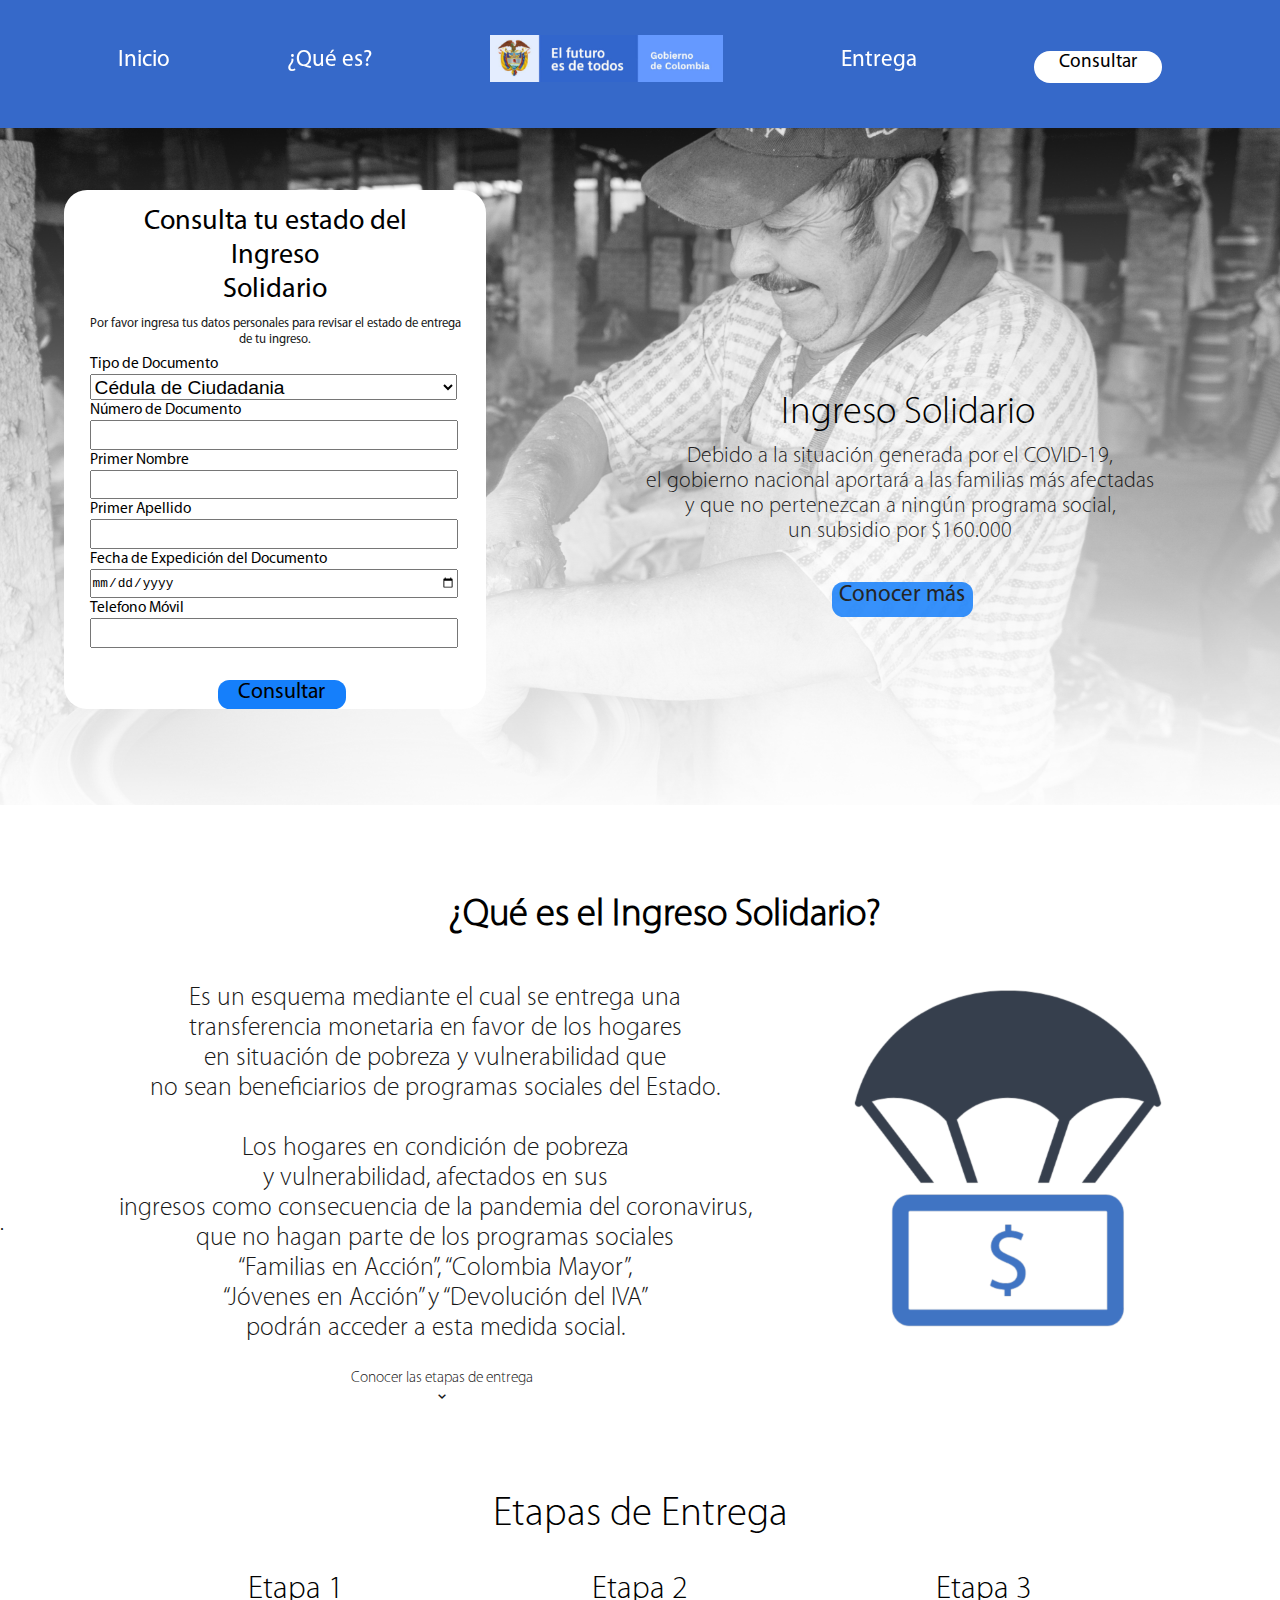
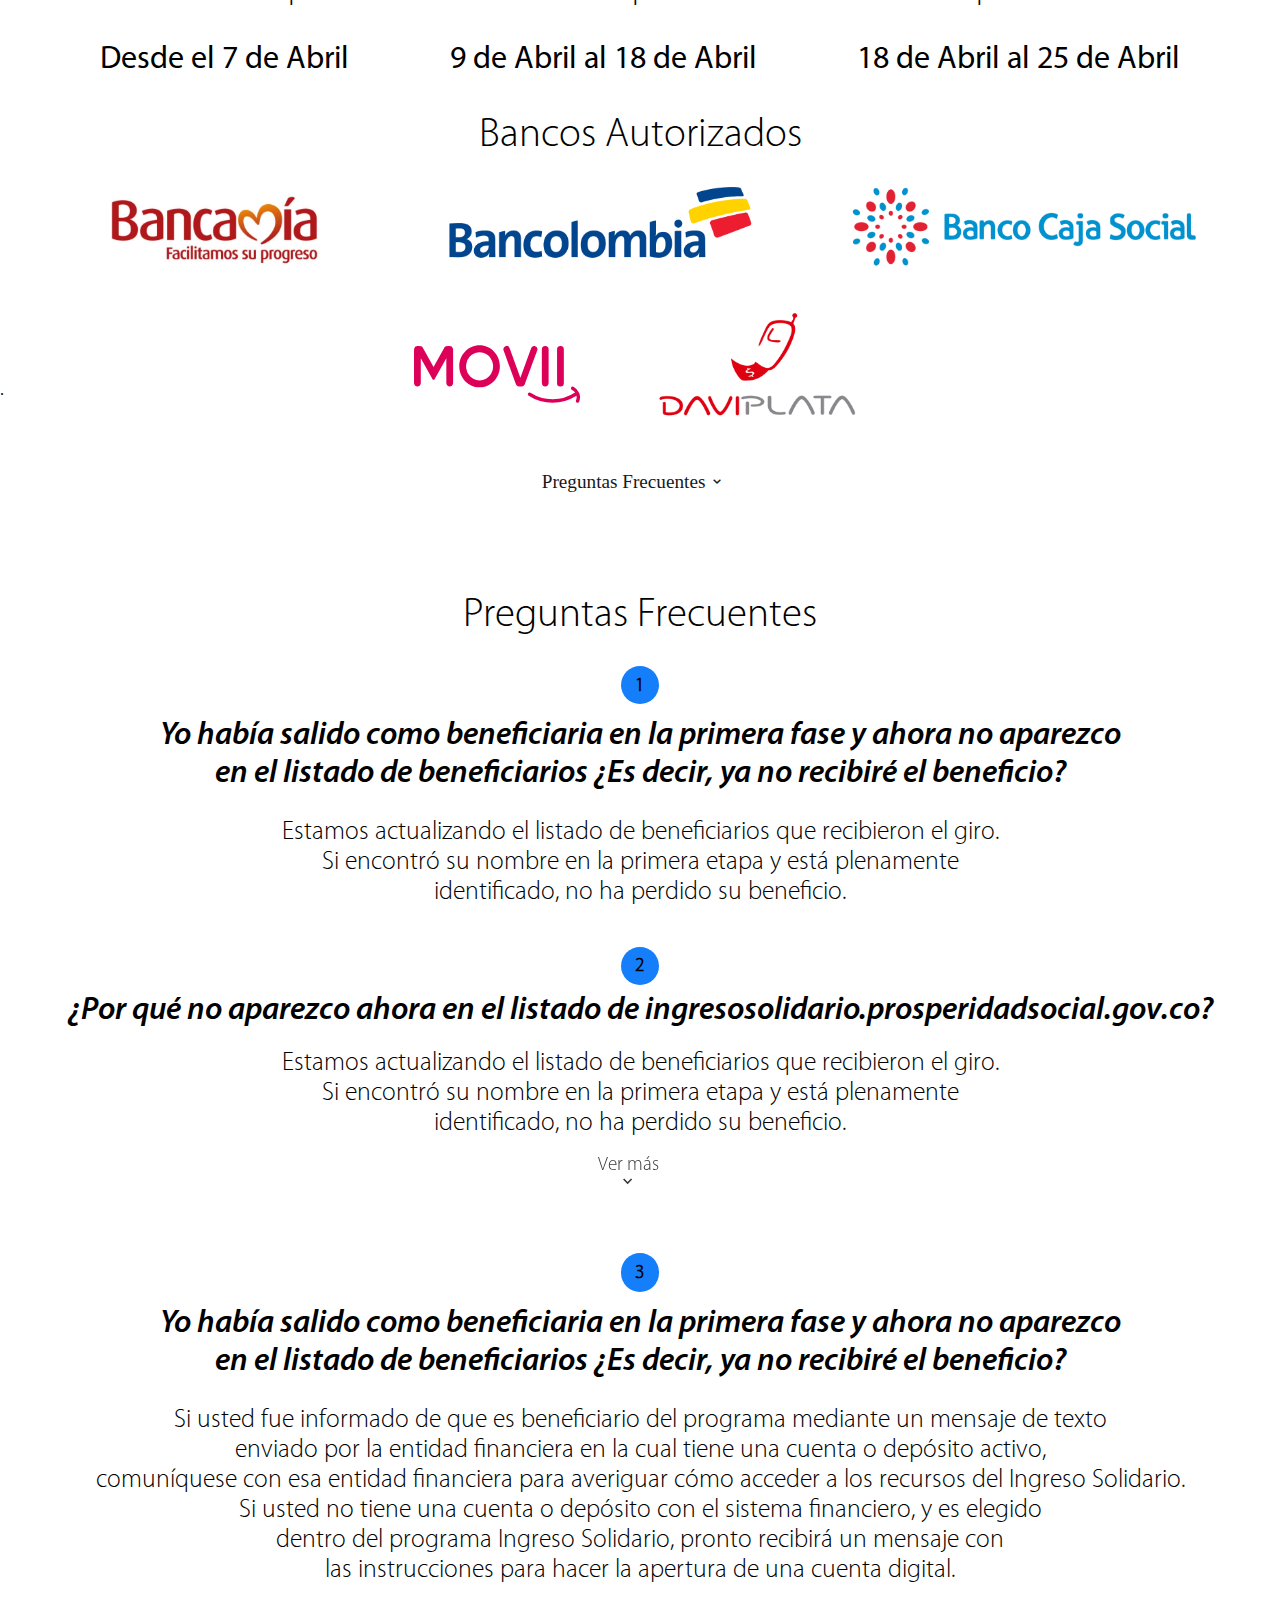
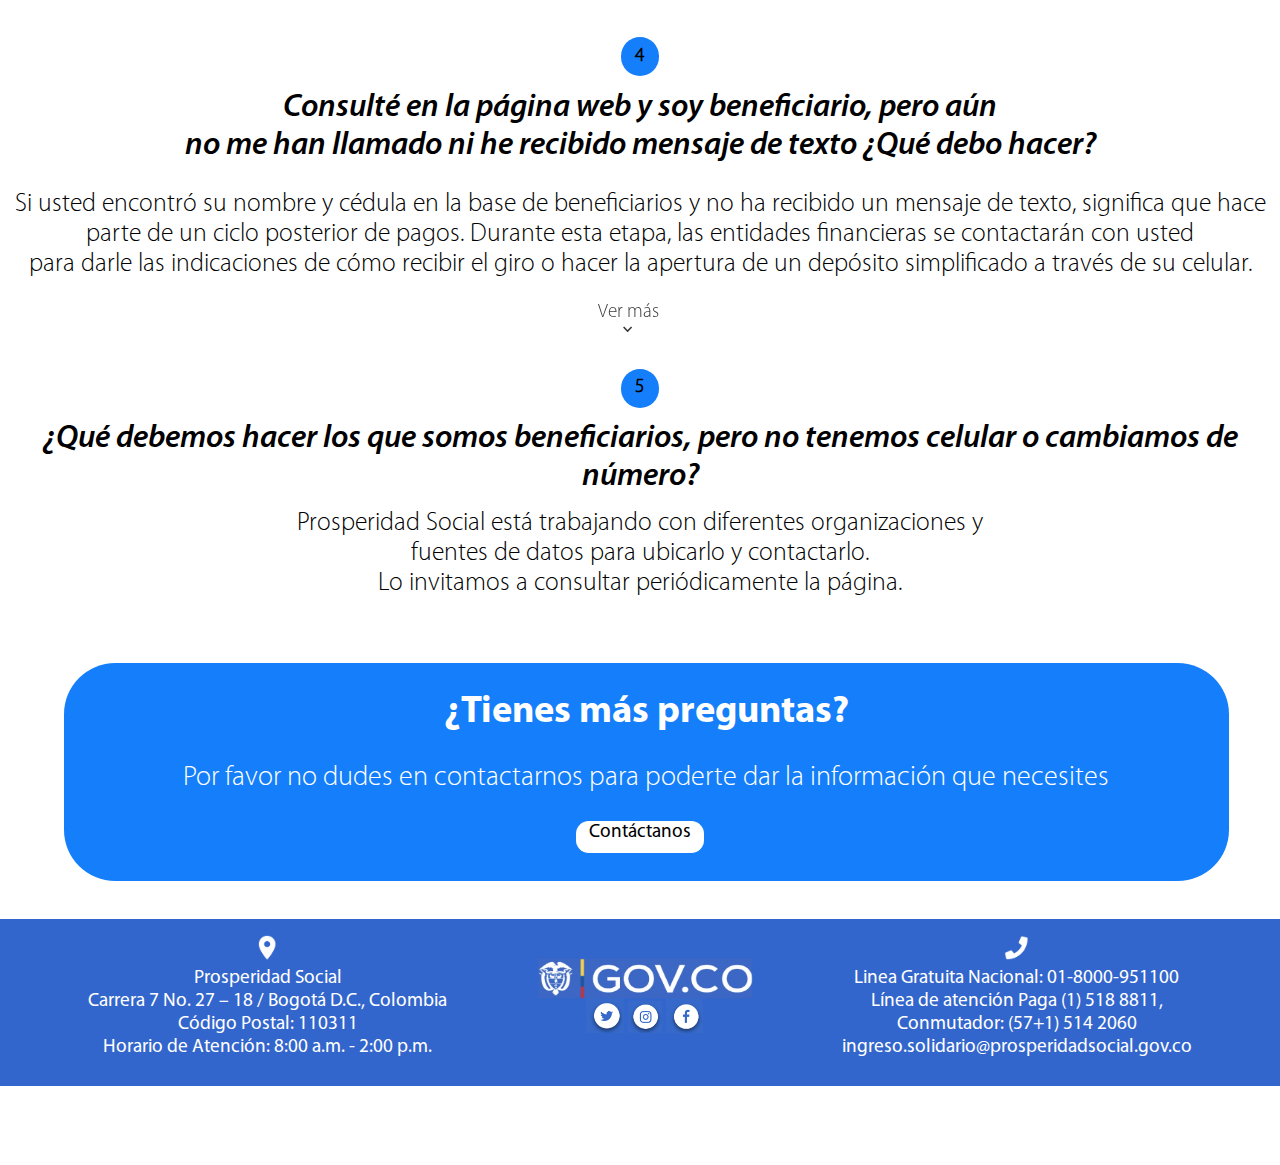
<file: index.html>
<!DOCTYPE html>
<html lang="en">
<head>
    <meta charset="UTF-8">
    <meta name="viewport" content="width=device-width, initial-scale=1.0">
    <title>Ingreso Solidario</title>
    <link rel="stylesheet" href="style.css">
    <link href='https://unpkg.com/boxicons@2.1.4/css/boxicons.min.css' rel='stylesheet'>
</head>
<body>
    <div class="contenedor">
        <div class="caja">
           <a class="in" href="">Inicio</a>
           <a class="q" href="#que.es">¿Qué es?</a>
           <img src="Imagenes/gobiernodecolombia.png">
           <a class="ent" href="#entrega">Entrega</a>
           <a href="#consulta" class="c">Consultar</a>
        </div>
        <div id="consulta" class="caja2">
            <img src="Imagenes/Fondo.png">
            <div class="cajita">
                <div class="bloquecito">
                    <p id="text">Consulta tu estado del<br> Ingreso<br> Solidario</p>
                    <p id="text2">Por favor ingresa tus datos personales para revisar el estado de entrega<br> de tu ingreso.</p>
                </div>
                <div class="bloquecito2">
                    <label for="tipo">Tipo de Documento</label><br>
                    <select id="cedula">
                        <option value="ced">Cédula de Ciudadania</option>
                        <option value="tar">Tarjeta de Identidad</option>
                        <option value="cede">Cédula de Extranjería</option>
                    </select>
                    <br>
                    <label for="numero">Número de Documento</label><br>
                    <input type="number">
                    <br>
                    <label for="nombre">Primer Nombre</label><br>
                    <input type="text">
                    <br>
                    <label for="apellido">Primer Apellido</label><br>
                    <input type="text">
                    <br>
                    <label for="fecha">Fecha de Expedición del Documento</label><br>
                    <input class="fecha" type="date">
                    <br>
                    <label for="telefono">Telefono Móvil</label><br>
                    <input type="number">
                </div>
                <div class="consultar">
                    <p>Consultar</p>
                </div>
            </div>
            <div class="cajita2">
                <p class="ingreso">Ingreso Solidario</p>
                <p class="ing">Debido a la situación generada por el COVID-19,<br> el gobierno nacional aportará a las familias más afectadas<br> y que no pertenezcan a ningún programa social,<br> un subsidio por $160.000</p>
                <div class="conocer">
                    <a href="#que.es">Conocer más</a>
                </div>
            </div>
        </div>
        <p id="que.es" class="hi">.</p>
        <div class="caja3">
            <p class="pregunta"><strong>¿Qué es el Ingreso Solidario?</strong></p>
            <div class="cajita3">
                <p class="text3">
                    Es un esquema mediante el cual se entrega una<br>
                    transferencia monetaria en favor de los hogares<br> 
                    en situación de pobreza y vulnerabilidad que<br>
                    no sean beneficiarios de programas sociales del Estado.
                </p>
                <br>
                <p class="text4">
                    Los hogares en condición de pobreza<br>
                    y vulnerabilidad, afectados en sus<br>
                    ingresos como consecuencia de la pandemia del coronavirus,<br>
                    que no hagan parte de los programas sociales<br>
                    “Familias en Acción”, “Colombia Mayor”,<br>
                    “Jóvenes en Acción” y “Devolución del IVA”<br>
                    podrán acceder a esta medida social.
                </p>
            </div>
            <div class="bloquecito3">
                <img src="Imagenes/Diseño sin título@2x.png">
            </div>
            <div class="bloquecito4">
                <a href="#entrega">Conocer las etapas de entrega</a>
                <i class='bx bx-chevron-down'></i>
            </div>
        </div>
        <p class="hi3" id="entrega">.</p>
        <div class="caja4">
            <p class="etapa">Etapas de Entrega</p>
            <div class="cajita4">
                <div class="bloquecito5">
                    <p class="e1">Etapa 1</p>
                    <p class="e2">Etapa 2</p>
                    <p class="e3">Etapa 3</p>
                </div>
                <div class="bloquecito6">
                    <p class="et1">Desde el 7 de Abril</p>
                    <p class="et2">9 de Abril al 18 de Abril</p>
                    <p class="et3">18 de Abril al 25 de Abril</p>
                </div>
                <p class="banco">Bancos Autorizados</p>
                <div class="bloquecito7">
                    <img class="bancamia" src="Imagenes/b82ea-logo-vector-bancamia@2x.png" >
                    <img class="bancol" src="Imagenes/logo-bancolombia@2x.png" >
                    <img class="social" src="Imagenes/1200px-Banco_Caja_Social_logo.svg@2x.png" >
                </div>
                <div class="bloquecito8">
                    <img class="movii" src="Imagenes/Logo Flat.svg" >
                    <img class="davip" src="Imagenes/794033df1e509b3adb4dfe495af54c3e@2x.png" >
                </div>
                <div class="bloquecito9">
                    <a href="#prfr">Preguntas Frecuentes</a>
                    <i class='bx bx-chevron-down'></i>
                </div>
            </div>
        </div>
        <p id="prfr" class="hi2">.</p>
        <div class="caja5">
            <p class="pf">Preguntas Frecuentes</p>
            <div class="cajita5">
                <div class="bloquecito10">
                    <div class="n">
                        <h6>1</h6>
                    </div>
                    <h3>Yo había salido como beneficiaria en la primera fase y ahora no aparezco<br>
                        en el listado de beneficiarios ¿Es decir, ya no recibiré el beneficio?
                    </h3>
                    <p>
                        Estamos actualizando el listado de beneficiarios que recibieron el giro.<br>
                        Si encontró su nombre en la primera etapa y está plenamente<br>
                        identificado, no ha perdido su beneficio.
                    </p>
                </div>
                <div class="bloquecito11">
                    <div class="nu">
                        <h6>2</h6>
                    </div>
                    <h3>¿Por qué no aparezco ahora en el listado de ingresosolidario.prosperidadsocial.gov.co?</h3>
                    <p>
                        Estamos actualizando el listado de beneficiarios que recibieron el giro.<br>
                        Si encontró su nombre en la primera etapa y está plenamente<br>
                        identificado, no ha perdido su beneficio.
                    </p>
                    <div class="ver">
                    <a href="#n3">Ver más</a>
                    <i id="icon" class='bx bx-chevron-down'></i>
                    </div>                   
                </div>
                <div id="n3" class="bloquecito12">
                    <div class="num">
                        <h6>3</h6>
                    </div>
                    <h3>Yo había salido como beneficiaria en la primera fase y ahora no aparezco<br>
                        en el listado de beneficiarios ¿Es decir, ya no recibiré el beneficio?
                    </h3>
                    <p>
                        Si usted fue informado de que es beneficiario del programa mediante un mensaje de texto<br>
                        enviado por la entidad financiera en la cual tiene una cuenta o depósito activo,<br>
                        comuníquese con esa entidad financiera para averiguar cómo acceder a los recursos del Ingreso Solidario.<br>
                        Si usted no tiene una cuenta o depósito con el sistema financiero, y es elegido<br>
                        dentro del programa Ingreso Solidario, pronto recibirá un mensaje con<br>
                        las instrucciones para hacer la apertura de una cuenta digital.
                    </p>
                </div>
                <div class="bloquecito13">
                    <div class="nume">
                        <h6>4</h6>
                    </div>
                    <h3>Consulté en la página web y soy beneficiario, pero aún<br>
                        no me han llamado ni he recibido mensaje de texto ¿Qué debo hacer?
                    </h3>
                    <p>
                        Si usted encontró su nombre y cédula en la base de beneficiarios y no ha recibido un mensaje de texto, significa que hace<br>
                        parte de un ciclo posterior de pagos. Durante esta etapa, las entidades financieras se contactarán con usted<br>
                        para darle las indicaciones de cómo recibir el giro o hacer la apertura de un depósito simplificado a través de su celular.
                    </p>
                    <div class="vermas">
                        <a href="#uvm">Ver más</a>
                        <i id="icono" class='bx bx-chevron-down'></i>
                    </div>
                </div>
                <div id="uvm" class="bloquecito14">
                    <div class="numer">
                        <h6>5</h6>
                    </div>
                    <h3>¿Qué debemos hacer los que somos beneficiarios, pero no tenemos celular o cambiamos de número?
                    </h3>
                    <p>
                        Prosperidad Social está trabajando con diferentes organizaciones y<br>
                        fuentes de datos para ubicarlo y contactarlo.<br>
                        Lo invitamos a consultar periódicamente la página.
                    </p>                    
                </div>
            </div>
        </div>
        <div class="caja6">
            <h2>¿Tienes más preguntas?</h2>
            <p>Por favor no dudes en contactarnos para poderte dar la información que necesites</p>
            <div class="ct">
                <p class="con">Contáctanos</p>
            </div>
        </div>
        <div class="caja7">
            <div class="cajita6">
                <img src="Imagenes/lugar.png">
                <p>
                    Prosperidad Social<br>
                    Carrera 7 No. 27 – 18 / Bogotá D.C., Colombia<br>
                    Código Postal: 110311<br>
                    Horario de Atención: 8:00 a.m. - 2:00 p.m.
                </p>
            </div>
            <div class="cajita7">
                <div class="gov">
                    <img class="gov2" src="Imagenes/gov.co.png">
                </div>
                <img class="twitter" src="Imagenes/Image 1@2x.png">
                <img class="ig" src="Imagenes/Image 2@2x.png">
                <img class="fc" src="Imagenes/Image 3@2x.png">
            </div>
            <div class="cajita8">
                <img src="Imagenes/llamar.png">
                <p>
                    Linea Gratuita Nacional: 01-8000-951100<br>
                    Línea de atención Paga (1) 518 8811,<br>
                    Conmutador: (57+1) 514 2060<br>
                    ingreso.solidario@prosperidadsocial.gov.co
                </p>
            </div>
        </div>
    </div>
</body>
</html>
</file>
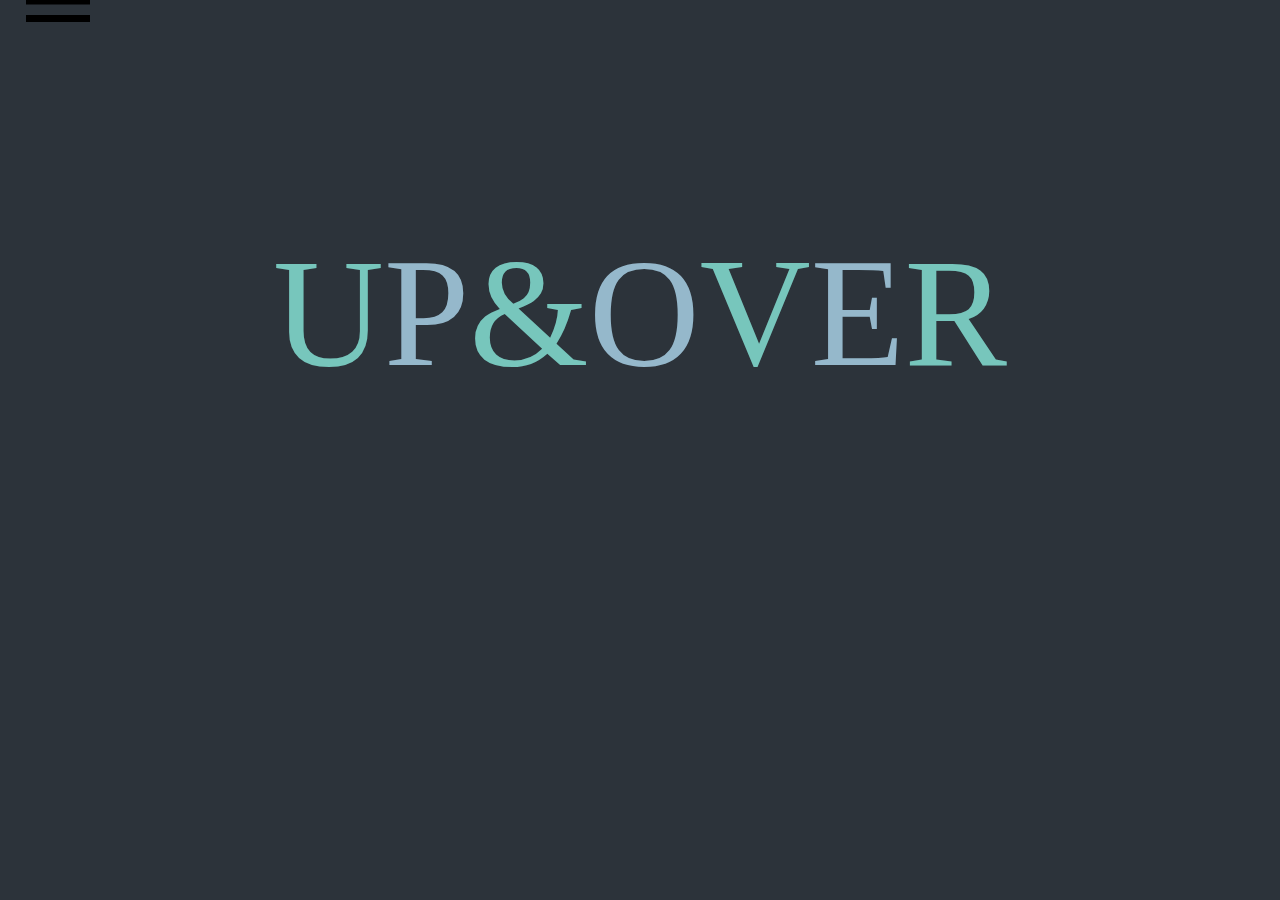
<file: Repaso 2/Letras/index.html>
<!DOCTYPE html>
<html lang="en">
<head>
    <meta charset="UTF-8">
    <meta name="viewport" content="width=device-width, initial-scale=1.0">
    <title>Up & Over</title>
    <link rel="stylesheet" href="style.css">
</head>
<body>
    <div class="contenedor">
        
        <div class="caja">
            <input type="checkbox" id="hola">
            <label for="hola"><img class="menu" src="menu.png" class="img"></label>
            <nav>
                <a href="../Muñeco/">Muñeco</a>
                <a href="../Nubes/">Nubes</a>
                <a href="../Robot/">Robot</a>
            </nav>
        </div>
        

        <div class="caja2">
            <p>U</p>
            <p>P</p>
            <p>&</p>
            <p>O</p>
            <p>V</p>
            <p>E</p>
            <p>R</p>
        </div>
    </div>
</body>
</html>
</file>
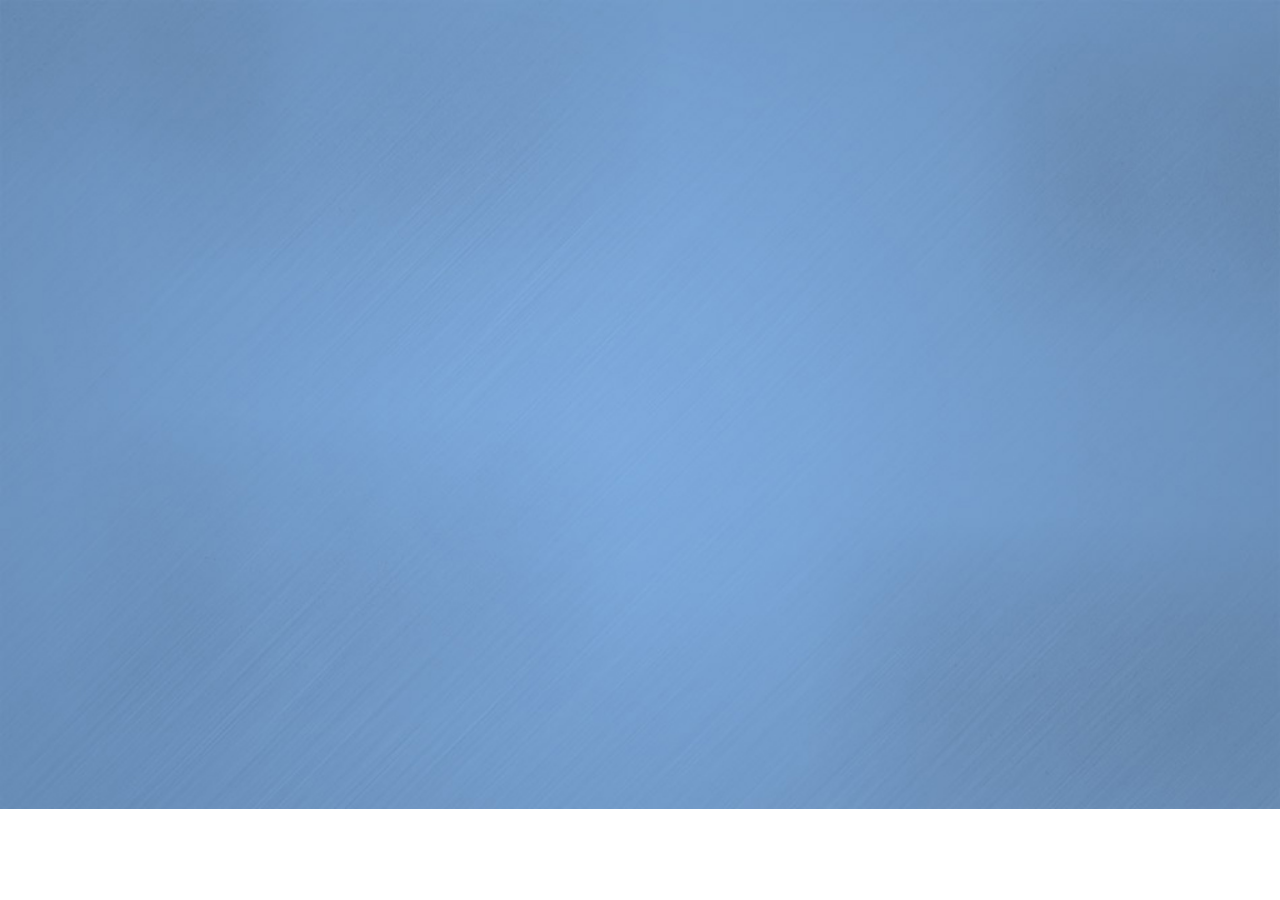
<file: Repaso 2/Nubes/index.html>
<!DOCTYPE html>
<html lang="en">
<head>
    <meta charset="UTF-8">
    <meta name="viewport" content="width=device-width, initial-scale=1.0">
    <title>Nubes</title>
    <link rel="stylesheet" href="style.css">
</head>
<body>
    <div class="contenedor">
        <div class="nube1">
            <img src="Imagenes/front_cloud.png">
        </div>
        <div class="nube2">
            <img src="Imagenes/front_cloud.png">
        </div>
    </div>
</body>
</html>
</file>
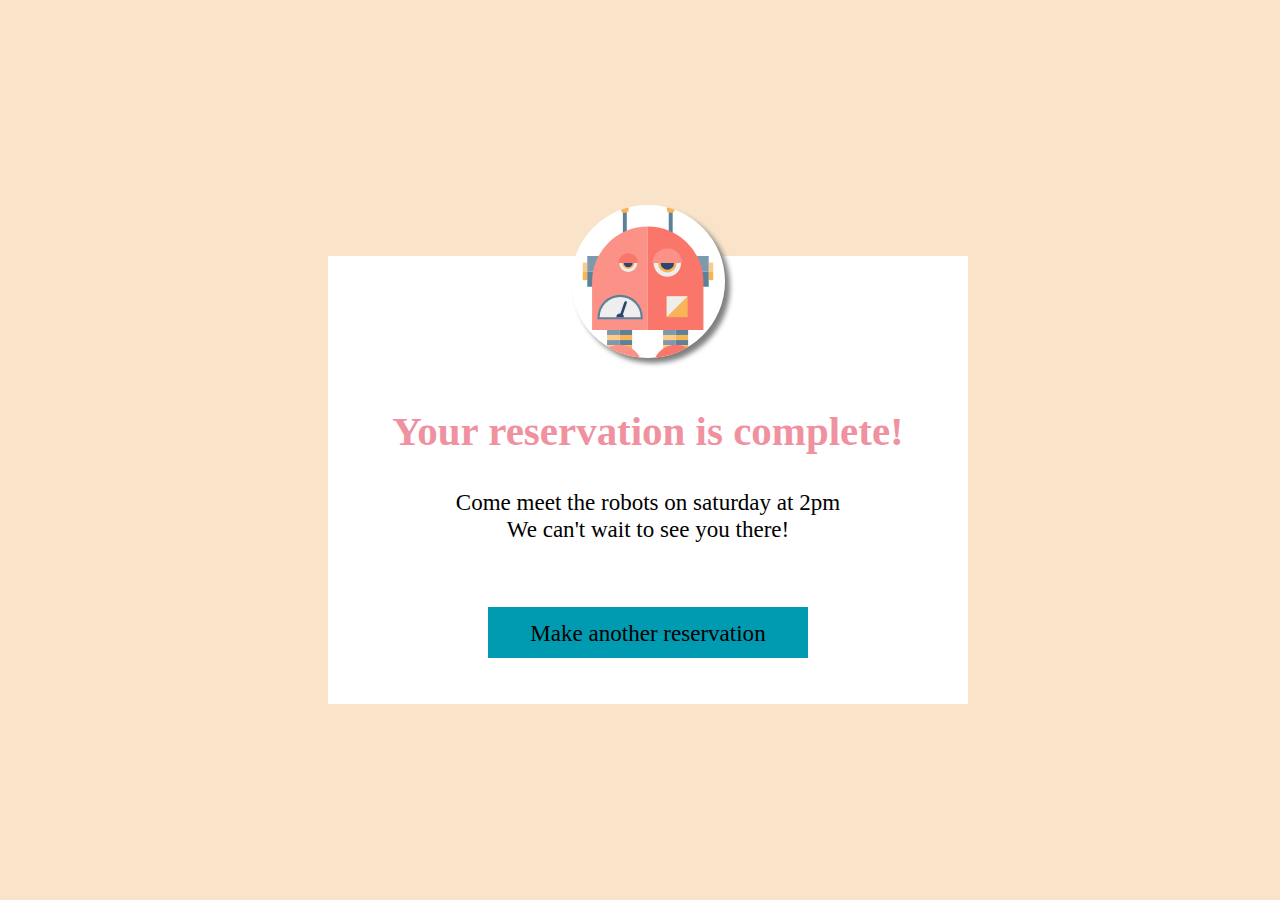
<file: Repaso 2/Robot/index.html>
<!DOCTYPE html>
<html lang="en">
<head>
    <meta charset="UTF-8">
    <meta name="viewport" content="width=device-width, initial-scale=1.0">
    <title>Robot</title>
    <link rel="stylesheet" href="style.css">
</head>
<body>
    <div class="contenedor">
        <div class="robot">
            <img src="pink_robot.svg">
        </div>
        <div class="caja">
            <h2>Your reservation is complete!</h2>
            <p>
                Come meet the robots on saturday at 2pm<br>
                We can't wait to see you there!
            </p>
            <div id="make"><p>Make another reservation</p></div>
        </div>
    </div>
</body>
</html>
</file>
<file: style.css>
*{
    margin: 0;
    padding: 0;
}

@font-face {
    font-family: mlight;
    src: url(Myriad/MyriadPro-Light.otf);
}

@font-face {
    font-family: mregular;
    src: url(Myriad/MYRIADPRO-REGULAR.OTF);
}

@font-face {
    font-family: semibold;
    src: url(Myriad/Myriad\ Pro\ Semibold\ Italic.ttf);
}

@font-face {
    font-family: mbold;
    src: url(Myriad/Myriad\ Pro\ Bold.ttf);
}

html{
    scroll-behavior: smooth;
}

.contenedor{
    width: 100vw;
    height: 341vw;
    overflow: hidden;
}

.caja{
    position: fixed;
    width: 100vw;
    height: 10vw;
    background-color: #3669c9;
    display: flex;
    Justify-content: space-evenly;
    font-family: mregular;
    color: white;
    z-index: 2;
}

.caja img{
    width: 18.2vw;
    height: 3.7vw;
    position: relative;
    top: 2.7vw;
}

.in{
    position: relative;
    top: 3.7vw;
    font-size: 1.8vw;
    text-decoration: none;
    color: white;
}
.q{
    position: relative;
    top: 3.7vw;
    font-size: 1.8vw;
    text-decoration: none;
    color: white;
}
.hi{
    font-size: 5vw;
    position: relative;
    bottom: 40vw;
    right: 1vw;
}
.ent{
    text-decoration: none;
    position: relative;
    top: 3.7vw;
    font-size: 1.8vw;
    color: white;
}

.c{
    width: 10vw;
    height: 2.5vw;
    font-size: 1.5vw;
    border-radius: 10vw;
    background-color: #ffffff;
    color: black;
    text-align: center;
    position: relative;
    top: 4vw;
    text-decoration: none;
}

.caja2 img{
    width: 100vw;
    height: 53vw;
    position: relative;
    top: 9.9vw;
}

.cajita{  
    width: 33vw;
    height: auto;
    background-color: white;
    position: relative;
    bottom: 38.5vw;
    left: 5vw;
    border-radius: 1.8vw;
}

.bloquecito{
    text-align: center;
    font-family: mregular;
}
#text{
    padding: 1.2vw;
    font-size: 2.2vw;
}
#text2{
    font-size: 1vw;
    position: relative;
    bottom: 0.5vw;
    opacity: 0.9;
}

.bloquecito2 label{
    font-family: mregular;
    font-size: 1.2vw;
    padding-left: 2vw;
}
.bloquecito2 input{
    width: 28.5vw;
    height: 2vw;
    margin-left: 2vw;
}
.bloquecito2 select{
    width: 28.7vw;
    height: 2vw;
    margin-left: 2vw;
    font-size: 1.5vw;
}
.fecha{
    font-size: 1vw;
}

.consultar{
    font-family: mregular;
    font-size: 1.7vw;
    text-align: center;
    background-color: #157ffb;
    width: 10vw;
    height: 2.3vw;
    border-radius: 0.9vw;
    position: relative;
    margin-top: 2.5vw;
    margin-left: 12vw;
}


.ingreso{
    position: absolute;
    left: 61vw;
    top: 30.5vw;
    font-size: 3vw;
    font-family: mlight;
}

.ing{
    position: absolute;
    left: 50.5vw;
    top: 34.7vw;
    text-align: center;
    font-size: 1.7vw;
    opacity: 0.85;
    font-family: mlight;
}

.conocer{
    font-family: mregular;
    font-size: 1.8vw;
    text-align: center;
    background-color: #157ffb;
    width: 11vw;
    height: 2.7vw;
    position: absolute;
    top: 45.5vw;
    left: 65vw;
    border-radius: 0.9vw;
    opacity: 0.85;
}
.conocer a{
    text-decoration: none;
    color: black;
}
.hi3{
    position: relative;
    top: -80vw;
}

.caja3{
    position: relative;
    bottom: 30vw;
    font-family: mlight;
}

.pregunta{
    margin-left: 35vw;
    font-size: 3vw;
}

.cajita3{
    text-align: center;
    position: relative;
    right: 16vw;
    top: 3.5vw;
    font-size: 2vw;
    opacity: 0.9;
}

.bloquecito3 img{
    width: 53.5vw;
    height: 40vw;
    position: relative;
    bottom: 31vw;
    left: 52vw;
}

.bloquecito4{
    text-align: center;
    width: 15vw;
    height: 3vw;
    position: relative;
    bottom: 35vw;
    left: 27vw;
    opacity: 0.9;
}

.bloquecito4 a{
    font-size: 1.2vw;
    text-decoration: none;
    color: black;
}

.bloquecito4 img{
    width: 1.4vw;
    margin-bottom: 0.5vw;
}

.caja4{
    position: relative;
    bottom: 60vw;
}

.etapa{
    text-align: center;
    font-family: mlight;
    font-size: 3.2vw;
}

.bloquecito5{
    display: flex;
    Justify-content: space-evenly;
    font-family: mlight;
    font-size: 2.5vw;
    margin-top: 2.5vw;
}

.bloquecito6{
    display: flex;
    Justify-content: space-evenly;
    font-family: mregular;
    font-size: 2.5vw;
    margin-top: 2.5vw;
}

.banco{
    text-align: center;
    font-family: mlight;
    font-size: 3.2vw;
    margin-top: 2.5vw;
}

.bloquecito7{
    display: flex;
    justify-content: space-evenly;
}

.bancamia{
    width: 21vw;
    height: 11vw;
}

.bancol{
    width: 26vw;
    height: 13vw;
    position: relative;
    bottom: 1.7vw;
}

.social{
    width: 28vw;
    height: 6.5vw;
    position: relative;
    top: 2vw;
}

.bloquecito8{
    text-align: center;
}

.movii{
    width: 13vw;
    height: 4.5vw;
    position: relative;
    bottom: 5vw;
    right: 3vw;
}

.davip{
    width: 16vw;
    height: 11vw;
    position: relative;
    bottom: 2.2vw;
    left: 2.5vw;
}

.bloquecito9{
    text-align: center;
    width: 15vw;
    height: 3vw;
    position: relative;
    left: 42vw;
    opacity: 0.9;
}

.bloquecito9 a{
    font-size: 1.5vw;
    text-decoration: none;
    color: black;
}
.hi2{
    position: relative;
    top: -70vw;
}

.bloquecito9 img{
    width: 1.4vw;
    margin-bottom: 0.5vw;
}

.caja5{
    position: relative;
    bottom: 50vw;
    text-align: center;
}

.pf{
    font-family: mlight;
    font-size: 3.2vw;
    position: relative;
    bottom: 5vw;
}

.n{
    position: relative;
    bottom: 3vw;
    background-color: #157ffb;
    border-radius: 60vw;
    width: 3vw;
    height: 3vw;
    left: 48.5vw;
}
.n h6{
    font-family: mlight;
    font-size: 1.5vw;
    text-align: center;
    position: relative;
    top: 0.7vw;
}

.bloquecito10 h3{
    font-family: semibold;
    font-size: 2.5vw;
    position: relative;
    bottom: 2vw;
}

.bloquecito10 p{
    font-family: mlight;
    font-size: 2vw;
}

.nu{
    position: relative;
    top: 3vw;
    background-color: #157ffb;
    border-radius: 60vw;
    width: 3vw;
    height: 3vw;
    left: 48.5vw;
}
.nu h6{
    font-family: mlight;
    font-size: 1.5vw;
    text-align: center;
    position: relative;
    top: 0.6vw;
}

.bloquecito11 h3{
    font-family: semibold;
    font-size: 2.5vw;
    position: relative;
    top: 3.5vw;
}

.bloquecito11 p{
    font-family: mlight;
    font-size: 2vw;
    position: relative;
    top: 5vw;
}

.bloquecito11 .ver{
    font-family: mlight;
    font-size: 1.5vw;
    position: relative;
    top: 6vw;
    opacity: 0.8;
}
.bloquecito11 a{
    text-decoration: none;
    color: black;
}
#icon{
    position: relative;
    top: 1.5vw;
    right: 3.5vw;
}

.num{
    position: relative;
    top: 12vw;
    background-color: #157ffb;
    border-radius: 60vw;
    width: 3vw;
    height: 3vw;
    left: 48.5vw;
}
.num h6{
    font-family: mlight;
    font-size: 1.5vw;
    text-align: center;
    position: relative;
    top: 0.7vw;
}

.bloquecito12 h3{
    font-family: semibold;
    font-size: 2.5vw;
    position: relative;
    top: 13vw;
}

.bloquecito12 p{
    font-family: mlight;
    font-size: 2vw;
    position: relative;
    top: 15vw;
}

.nume{
    position: relative;
    top: 19vw;
    background-color: #157ffb;
    border-radius: 60vw;
    width: 3vw;
    height: 3vw;
    left: 48.5vw;
}
.nume h6{
    font-family: mlight;
    font-size: 1.5vw;
    text-align: center;
    position: relative;
    top: 0.6vw;
}

.bloquecito13 h3{
    font-family: semibold;
    font-size: 2.5vw;
    position: relative;
    top: 20vw;
}

.bloquecito13 p{
    font-family: mlight;
    font-size: 2vw;
    position: relative;
    top: 22vw;
}

.bloquecito13 .vermas{
    font-family: mlight;
    font-size: 1.5vw;
    position: relative;
    top: 23.5vw;
    opacity: 0.8;
}
.bloquecito13 a{
    text-decoration: none;
    color: black;
}
#icono{
    position: relative;
    top: 1.5vw;
    right: 3.5vw;
}

.numer{
    position: relative;
    top: 27vw;
    background-color: #157ffb;
    border-radius: 60vw;
    width: 3vw;
    height: 3vw;
    left: 48.5vw;
}
.numer h6{
    font-family: mlight;
    font-size: 1.5vw;
    text-align: center;
    position: relative;
    top: 0.5vw;
}

.bloquecito14 h3{
    font-family: semibold;
    font-size: 2.5vw;
    position: relative;
    top: 28vw;
}

.bloquecito14 p{
    font-family: mlight;
    font-size: 2vw;
    position: relative;
    top: 29vw;
}

.caja6{
    width: 91vw;
    height: 17vw;
    background-color: #157ffb;
    position: relative;
    bottom: 16vw;
    left: 5vw;
    text-align: center;
    border-radius: 4vw;
    color: #ffffff;
}

.caja6 h2{
    font-family: mbold;
    font-size: 3vw;
    position: relative;
    top: 2vw;
}

.caja6 p{
    font-family: mlight;
    font-size: 2.2vw;
    position: relative;
    top: 4vw;
}

.ct .con{
    font-family: mregular;
    font-size: 1.5vw;
    color: black;
    background-color: #ffffff;
    width: 10vw;
    height: 2.5vw;
    position: relative;
    left: 40vw;
    top: 6vw;
    border-radius: 1vw;
}

.caja7{
    width: 100vw;
    height: 13vw;
    font-family: mregular;
    font-size: 1.5vw;
    color: #ffffff;
    position: relative;
    bottom: 13vw;
    display: flex;
    justify-content: space-evenly;
    text-align: center;
    background-color: #3366cc;
}

.gov2{
    width: 17vw;
    height: 3.3vw;
    position: relative;
    top: 3vw;
}

.twitter{
    width: 3vw;
    position: relative;
    top: 2.3vw;
}
.ig{
    width: 2.6vw;
    position: relative;
    top: 2.3vw;
}
.fc{
    width: 2.9vw;
    position: relative;
    top: 2.3vw;
}

.cajita6{
    position: relative;
    top: 1.2vw;
}
.cajita6 img{
    width: 1.5vw;
}

.cajita8{
    position: relative;
    top: 1.2vw;
}
.cajita8 img{
    width: 2vw;
}

@media screen and (max-width:810px){
    .contenedor{
        height: 370vw;
    }
    
}
</file>
<file: Repaso 2/Letras/style.css>
*{
    padding: 0;
    margin: 0;
}
body {
    font-family: 'Alfa Slab One', cursive;
    font-size:12vw;
    background:#2c333a;
}

.caja2{
    display: flex;
    justify-content: center;
    margin-top: 3rem;
}
p:nth-child(1n){
    color: #77c6bc;
}
p:nth-child(2n){
    color: #95b8cb;
}

p:nth-child(1){
    animation: flipUp 1s both, flipDown .5s 2s forwards;
}
p:nth-child(2){
    animation: flipUp 1s both, flipDown .6s 2s forwards;
}
p:nth-child(3){
    animation: flipUp 1s both, flipDown .7s 2s forwards;
}
p:nth-child(4){
    animation: flipUp 1s both, flipDown .8s 2s forwards;
}
p:nth-child(5){
    animation: flipUp 1s both, flipDown .9s 2s forwards;
}
p:nth-child(6){
    animation: flipUp 1s both, flipDown .9s 2s forwards;
}
p:nth-child(7){
    animation: flipUp 1s both, flipDown .9s 2s forwards;
}

@keyframes flipUp{
    from{
        transform: rotateX(90deg);
    }
    to{
        transform: rotateX(0deg);
    }
}
@keyframes flipDown{
    to{
        transform: rotateX(-180deg);
    }
}

#hola{
    display: none;
}
.caja input{
    display: none;
}
.menu{
    width: 5vw;
    position: relative;
    bottom: 9.2vw;
    left: 2vw;
}
nav{
    display: none;
}
.caja input:checked~nav{
    display: block;
}
</file>
<file: Repaso 2/Nubes/style.css>
body{
    background-image: url(Imagenes/sky.jpg);
    background-repeat: no-repeat;
    background-size: 100%;
}

.contenedor{
    margin-top: 5vw;
}
.nube1{
    margin-left: -30vw;
    animation-name: nube1;
    animation-duration: 10s;
    animation-iteration-count: infinite;
}
.nube2{
    margin-left: -30vw;
    animation-name: nube2;
    margin-top: 5vw;
    animation-duration: 14s;
    animation-iteration-count: infinite;
}

@keyframes nube1{
    100%{
        margin-left: 100vw;
    }
}
@keyframes nube2{
    100%{
        margin-left: 120vw;
    }
}
</file>
<file: Repaso 2/Robot/style.css>
body{
    background-color: #f9e4c9;
}

.contenedor{
    background-color: white;
    width: 50vw;
    height: 35vw;
    text-align: center;
    margin-left: 25vw;
    margin-top: 20vw;
    animation-name: cuadrito;
    animation-duration: 1.5s;
}

@keyframes cuadrito{
    0%{
        margin-top: 40vw;
    }
    92%{
        margin-top: 5vw;
    }
    97%{
        margin-top: 20vw;
    }
}
h2{
    color: #f091a0;
    font-size: 3.2vw;
    margin-top: -0.5vw;
}
p{
    font-size: 1.8vw;
}

.robot img{
    width: 12vw;
    height: 12vw;
    background-color: white;
    position: relative;
    bottom: 4vw;
    border-radius: 15vw;
    box-shadow:5px 5px 5px gray;
}

#make{
    background-color: #009ab1;
    width: 25vw;
    height: 4vw;
    margin-left: 12.5vw;
    margin-top: 5vw;
}
#make:hover{
    background-color: #f34e60;
}
#make p{
    padding-top: 1vw;
}
</file>
